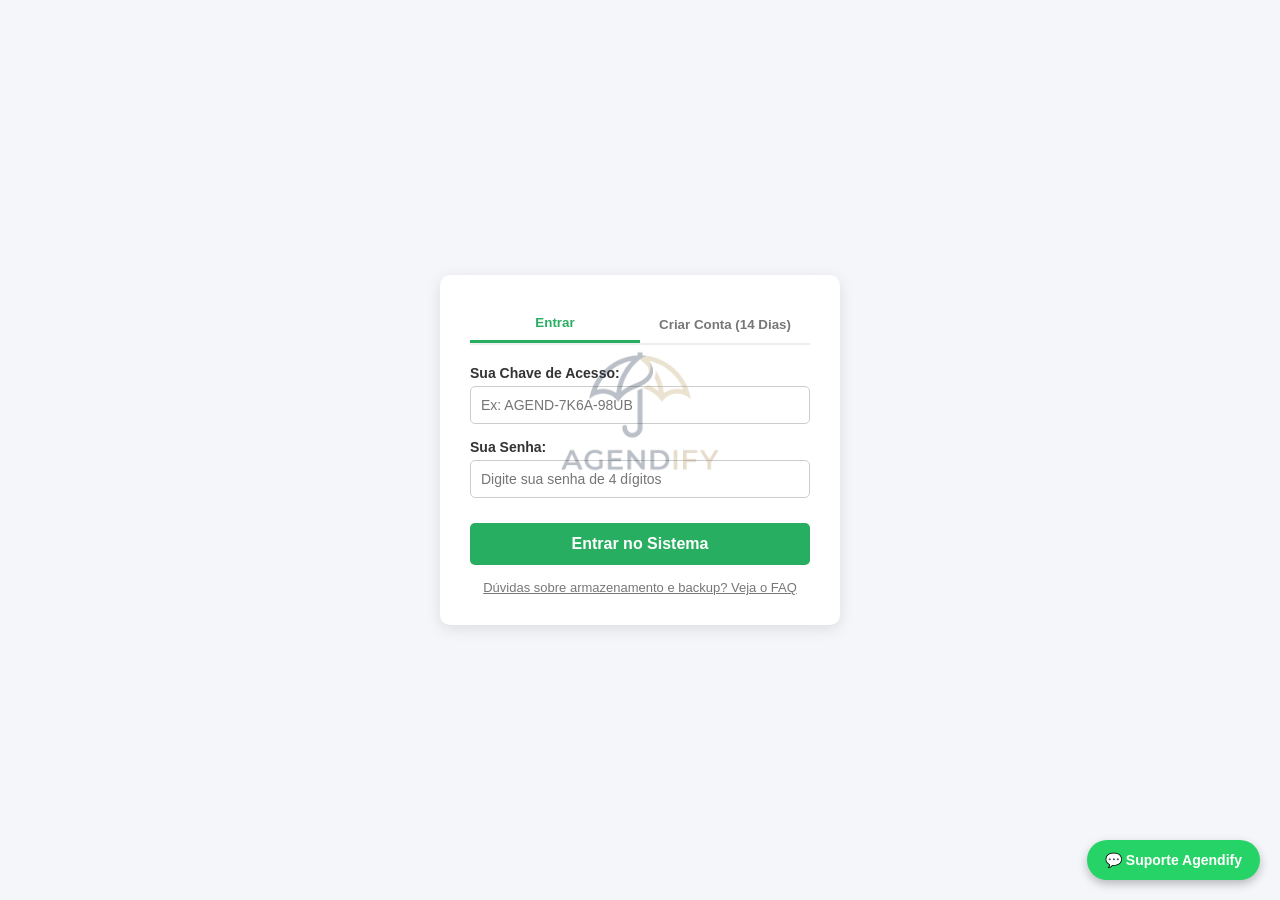
<file: index.html>
<!DOCTYPE html>
<html lang="pt-BR">
<head>
    <meta charset="UTF-8">
    <meta name="viewport" content="width=device-width, initial-scale=1.0">
    <title>Sistema de Agendamento</title>
    <link rel="stylesheet" href="estilo.css">
	
    <script>
        // SEGURANÇA: Mantido intacto conforme solicitado
        const sessao = JSON.parse(localStorage.getItem("sessao_ativa"));

        if (!sessao) {
            window.location.href = "login.html";
        }

        document.addEventListener("DOMContentLoaded", function() {
            if (sessao) {
                const caixaAviso = document.getElementById("avisoAssinatura");
                if (caixaAviso) {
                    caixaAviso.innerHTML = `🔴 <strong>${sessao.tipo}:</strong> Restam <strong>${sessao.diasRestantes} dia(s)</strong> de acesso.`;
                }
            }
        });
    </script>
</head>
<body>

    <header class="topo">
        <h1 id="nomeEmpresa" contenteditable="true">Clique aqui para o Nome da Empresa</h1>
        <small>Edite o nome acima (Salva automaticamente)</small>
        <div id="avisoAssinatura" style="color: #e74c3c; font-size: 13px; font-weight: bold; margin-top: 5px;"></div>
    </header>

    <div class="layout-principal">

        <!-- COLUNA ESQUERDA -->
        <main class="coluna-principal">

            <!-- NOVO AGENDAMENTO -->
            <section class="card">
                <div class="card-header-toggle" onclick="toggleSecao('secaoNovoAgendamento', 'iconNovoAgendamento')">
                    <h2>Novo Agendamento</h2>
                    <button type="button" class="btn-toggle" id="iconNovoAgendamento">▲</button>
                </div>

                <div id="secaoNovoAgendamento" class="conteudo-retratil aberto">
                    <form id="formAgendamento">
                        
                        <div class="campo">
                            <label for="nomeCliente">Nome do Cliente:</label>
                            <input type="text" id="nomeCliente" list="listaClientes" placeholder="Digite o nome..." required autocomplete="off">
                            <datalist id="listaClientes"></datalist>
                        </div>

                        <div class="linha-dupla">
                            <div class="campo">
                                <label for="tel1">Telefone Principal (Opcional):</label>
                                <input type="tel" id="tel1" placeholder="(62) 9... (ou deixe em branco)">
                            </div>
                            <div class="campo-check">
                                <label><input type="checkbox" id="whats1" checked> É WhatsApp?</label>
                            </div>
                        </div>

                        <!-- TIPO DE SERVIÇO (SISTEMA DINÂMICO) -->
                        <div class="campo-servicos-container">
                            <label><strong>Tipos de Serviços Contratados:</strong></label>
                            <div id="containerSelecaoServicos" class="lista-servicos-selecao">
                                <!-- Inserido dinamicamente via JS -->
                            </div>

                            <!-- CADASTRO RÁPIDO DE NOVO TIPO DE SERVIÇO -->
                            <div class="add-servico-box">
                                <input type="text" id="novoTipoServicoInput" placeholder="Criar novo tipo de serviço...">
                                <input type="number" id="novoTipoServicoValor" step="0.50" placeholder="Valor (R$)" style="width: 100px;">
                                <button type="button" class="btn-add-servico" onclick="cadastrarNovoTipoServico()">+ Adicionar Serviço</button>
                            </div>
                        </div>

                        <div class="linha-dupla">
                            <div class="campo">
                                <label for="dataAgendamento">Data do Agendamento:</label>
                                <input type="date" id="dataAgendamento" required>
                            </div>
                            <div class="campo">
                                <label for="horaAgendamento">Hora:</label>
                                <input type="time" id="horaAgendamento" required>
                            </div>
                        </div>

                        <button type="submit" class="btn-principal">+ Confirmar Agendamento</button>
                    </form>
                </div>
            </section>

            <!-- AGENDA DE ATENDIMENTOS (HOJE) -->
            <section class="card">
                <div class="card-header-toggle" onclick="toggleSecao('secaoAgendaHoje', 'iconAgendaHoje')">
                    <h2>Agenda de Atendimentos (Hoje)</h2>
                    <button type="button" class="btn-toggle" id="iconAgendaHoje">▲</button>
                </div>
                <div id="secaoAgendaHoje" class="conteudo-retratil aberto">
                    <div id="listaAgendamentosHoje" class="painel-scroll-medio"></div>
                </div>
            </section>

            <!-- PRÓXIMOS AGENDAMENTOS -->
            <section class="card">
                <div class="card-header-toggle" onclick="toggleSecao('secaoAgendaFutura', 'iconAgendaFutura')">
                    <h2>Próximos Agendamentos / Futuros (<span id="totalFuturosBadge">0</span>)</h2>
                    <button type="button" class="btn-toggle" id="iconAgendaFutura">▼</button>
                </div>
                <div id="secaoAgendaFutura" class="conteudo-retratil fechado">
                    <div id="listaAgendamentosFuturos" class="painel-scroll-medio"></div>
                </div>
            </section>

            <!-- GERENCIADOR DE TIPOS DE SERVIÇOS -->
            <section class="card">
                <div class="card-header-toggle" onclick="toggleSecao('secaoTiposServicos', 'iconTiposServicos')">
                    <h2>Tipos de Serviços Cadastrados (<span id="totalTiposServicosBadge">0</span>)</h2>
                    <button type="button" class="btn-toggle" id="iconTiposServicos">▼</button>
                </div>
                <div id="secaoTiposServicos" class="conteudo-retratil fechado">
                    <div id="listaTiposServicosCadastrados" class="painel-scroll-medio"></div>
                </div>
            </section>

            <!-- GERENCIADOR DE CLIENTES -->
            <section class="card">
                <div class="card-header-toggle" onclick="toggleSecao('secaoClientes', 'iconClientes')">
                    <h2>Clientes Cadastrados (<span id="totalClientesBadge">0</span>)</h2>
                    <button type="button" class="btn-toggle" id="iconClientes">▼</button>
                </div>
                <div id="secaoClientes" class="conteudo-retratil fechado">
                    <div id="listaClientesCadastrados" class="painel-scroll-medio"></div>
                </div>
            </section>

            <!-- CAIXA DO DIA -->
            <section class="card caixa">
                <h2>Resumo do Caixa (Hoje)</h2>
                <div class="indicadores">
                    <div class="caixinha">
                        <span>Atendidos Hoje:</span>
                        <strong id="totalAtendidos">0</strong>
                    </div>
                    <div class="caixinha verde">
                        <span>Total Ganho Hoje:</span>
                        <strong id="faturamentoDia">R$ 0,00</strong>
                    </div>
                </div>
            </section>

        </main>

        <!-- COLUNA DA DIREITA: HISTÓRICO E BACKUP -->
        <aside class="coluna-historico">
            <section class="card historico-card">
                <div class="card-header-toggle" onclick="toggleSecao('secaoHistoricoCompleto', 'iconHistoricoCompleto')">
                    <h2>Mapas de Atendimentos / Histórico</h2>
                    <button type="button" class="btn-toggle" id="iconHistoricoCompleto">▲</button>
                </div>
                
                <div id="secaoHistoricoCompleto" class="conteudo-retratil aberto">
                    <div class="filtros-historico">
                        <select id="filtroAno"></select>
                        <select id="filtroMes">
                            <option value="todos">Todos os Meses</option>
                            <option value="0">Janeiro</option>
                            <option value="1">Fevereiro</option>
                            <option value="2">Março</option>
                            <option value="3">Abril</option>
                            <option value="4">Maio</option>
                            <option value="5">Junho</option>
                            <option value="6">Julho</option>
                            <option value="7">Agosto</option>
                            <option value="8">Setembro</option>
                            <option value="9">Outubro</option>
                            <option value="10">Novembro</option>
                            <option value="11">Dezembro</option>
                        </select>
                    </div>

                    <div class="resumo-historico">
                        <div class="sub-caixa">
                            <span>Atendimentos:</span>
                            <strong id="historicoQtdAtendidos">0</strong>
                        </div>
                        <div class="sub-caixa verde">
                            <span>Total do Período:</span>
                            <strong id="historicoTotalGanho">R$ 0,00</strong>
                        </div>
                    </div>

                    <!-- DISTINÇÃO DE PAGAMENTO MANTIDA -->
                    <div class="detalhamento-pagamentos">
                        <div class="item-detalhe"><span>Pix:</span> <strong id="subtotalPix">R$ 0,00</strong></div>
                        <div class="item-detalhe"><span>Dinheiro:</span> <strong id="subtotalDinheiro">R$ 0,00</strong></div>
                        <div class="item-detalhe"><span>Crédito:</span> <strong id="subtotalCredito">R$ 0,00</strong></div>
                        <div class="item-detalhe"><span>Débito:</span> <strong id="subtotalDebito">R$ 0,00</strong></div>
                    </div>

                    <div id="painelHistorico" class="painel-scroll"></div>

                    <button class="btn-pdf" onclick="window.print()">📄 Imprimir / Salvar PDF do Relatório</button>

                    <!-- ÁREA DE BACKUP -->
                    <div class="painel-backup">
                        <h3>💾 Cópia de Segurança (Backup)</h3>
                        <div class="botoes-backup">
                            <button type="button" class="btn-backup-exportar" onclick="exportarBackup()">💾 Salvar Backup</button>
                            <button type="button" class="btn-backup-importar" onclick="document.getElementById('inputArquivoBackup').click()">📂 Carregar Backup</button>
                            <input type="file" id="inputArquivoBackup" accept=".txt,.json" style="display: none;" onchange="importarBackup(event)">
                        </div>
                        
                        <div style="margin-top: 15px; text-align: center;">
                            <a href="faq.html" target="_blank" style="color: #777; font-size: 12px; text-decoration: underline;">
                                ❓ Dúvidas sobre Backup e Armazenamento?
                            </a>
                        </div>
                    </div>
                </div>

            </section>
        </aside>

    </div>

    <!-- MODAL DE EDIÇÃO DA AGENDA -->
    <div id="modalEdicao" class="modal">
        <div class="modal-conteudo">
            <h3>Editar / Reagendar Atendimento</h3>
            <form id="formEdicao">
                <input type="hidden" id="editId">
                <div class="campo">
                    <label for="editCliente">Nome do Cliente:</label>
                    <input type="text" id="editCliente" required>
                </div>
                <div class="campo">
                    <label for="editTelefone">Telefone:</label>
                    <input type="tel" id="editTelefone" placeholder="Deixe em branco para NADA">
                </div>
                
                <div class="campo-servicos-container">
                    <label><strong>Serviços Contratados:</strong></label>
                    <div id="containerEditServicos" class="lista-servicos-selecao"></div>
                </div>

                <div class="linha-dupla">
                    <div class="campo">
                        <label for="editData">Nova Data:</label>
                        <input type="date" id="editData" required>
                    </div>
                    <div class="campo">
                        <label for="editHora">Nova Hora:</label>
                        <input type="time" id="editHora" required>
                    </div>
                </div>
                <div class="modal-botoes">
                    <button type="submit" class="btn-principal">Salvar Alterações</button>
                    <button type="button" class="btn-cancelar btn-acao" onclick="fecharModal()">Cancelar</button>
                </div>
            </form>
        </div>
    </div>

    <script src="script.js"></script>
	
    <!-- BOTÃO WHATSAPP -->
    <a href="https://wa.me/5562982413801?text=Olá,%20preciso%20de%20ajuda%20com%20o%20Agendify!" 
       target="_blank" 
       style="position: fixed; bottom: 20px; right: 20px; background-color: #25d366; color: white; padding: 12px 18px; border-radius: 50px; text-decoration: none; font-family: sans-serif; font-weight: bold; font-size: 14px; box-shadow: 0px 4px 10px rgba(0,0,0,0.25); z-index: 9999; display: flex; align-items: center; gap: 8px;">
       💬 Suporte Agendify
    </a>
	
</body>
</html>
</file>
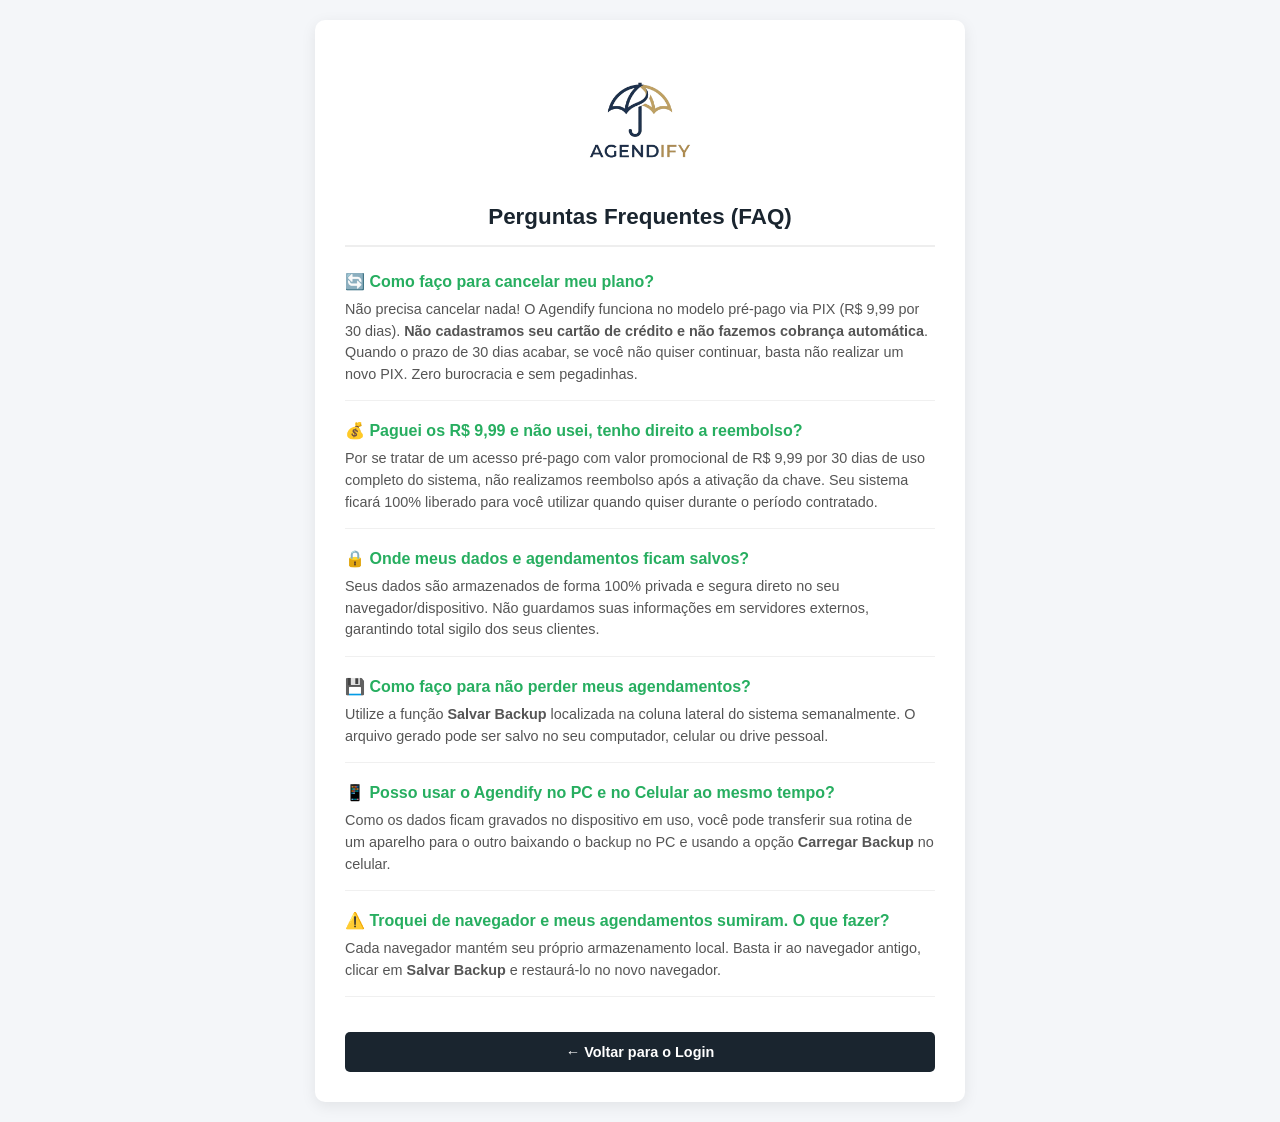
<file: faq.html>
<!DOCTYPE html>
<html lang="pt-BR">
<head>
    <meta charset="UTF-8">
    <meta name="viewport" content="width=device-width, initial-scale=1.0">
    <title>FAQ & Dúvidas - Agendify</title>
    <style>
        * { box-sizing: border-box; margin: 0; padding: 0; font-family: Arial, sans-serif; }
        body { background-color: #f4f6f9; color: #333; padding: 20px; min-height: 100vh; }
        .container { max-width: 650px; margin: 0 auto; background: white; padding: 30px; border-radius: 10px; box-shadow: 0 4px 15px rgba(0,0,0,0.08); }
        .header { text-align: center; margin-bottom: 25px; border-bottom: 2px solid #eee; padding-bottom: 15px; }
        .header img { max-width: 140px; margin-bottom: 10px; }
        .header h1 { font-size: 1.4rem; color: #1a252f; }
        
        .faq-item { margin-bottom: 20px; border-bottom: 1px solid #f0f0f0; padding-bottom: 15px; }
        .faq-item h3 { font-size: 1rem; color: #27ae60; margin-bottom: 8px; }
        .faq-item p { font-size: 0.9rem; color: #555; line-height: 1.5; }
        
        .btn-voltar { display: inline-block; width: 100%; text-align: center; background-color: #1a252f; color: white; padding: 12px; text-decoration: none; border-radius: 5px; font-weight: bold; font-size: 0.9rem; margin-top: 15px; }
        .btn-voltar:hover { background-color: #2c3e50; }
    </style>
</head>
<body>

    <div class="container">
        <div class="header">
            <img src="logo.png" alt="Agendify">
            <h1>Perguntas Frequentes (FAQ)</h1>
        </div>

        <!-- NOVAS PERGUNTAS SOBRE PAGAMENTO E CANCELAMENTO -->
        <div class="faq-item">
            <h3>🔄 Como faço para cancelar meu plano?</h3>
            <p>Não precisa cancelar nada! O Agendify funciona no modelo pré-pago via PIX (R$ 9,99 por 30 dias). <strong>Não cadastramos seu cartão de crédito e não fazemos cobrança automática</strong>. Quando o prazo de 30 dias acabar, se você não quiser continuar, basta não realizar um novo PIX. Zero burocracia e sem pegadinhas.</p>
        </div>

        <div class="faq-item">
            <h3>💰 Paguei os R$ 9,99 e não usei, tenho direito a reembolso?</h3>
            <p>Por se tratar de um acesso pré-pago com valor promocional de R$ 9,99 por 30 dias de uso completo do sistema, não realizamos reembolso após a ativação da chave. Seu sistema ficará 100% liberado para você utilizar quando quiser durante o período contratado.</p>
        </div>

        <!-- PERGUNTAS DE ARMAZENAMENTO QUE VOCÊ JÁ TINHA -->
        <div class="faq-item">
            <h3>🔒 Onde meus dados e agendamentos ficam salvos?</h3>
            <p>Seus dados são armazenados de forma 100% privada e segura direto no seu navegador/dispositivo. Não guardamos suas informações em servidores externos, garantindo total sigilo dos seus clientes.</p>
        </div>

        <div class="faq-item">
            <h3>💾 Como faço para não perder meus agendamentos?</h3>
            <p>Utilize a função <strong>Salvar Backup</strong> localizada na coluna lateral do sistema semanalmente. O arquivo gerado pode ser salvo no seu computador, celular ou drive pessoal.</p>
        </div>

        <div class="faq-item">
            <h3>📱 Posso usar o Agendify no PC e no Celular ao mesmo tempo?</h3>
            <p>Como os dados ficam gravados no dispositivo em uso, você pode transferir sua rotina de um aparelho para o outro baixando o backup no PC e usando a opção <strong>Carregar Backup</strong> no celular.</p>
        </div>

        <div class="faq-item">
            <h3>⚠️ Troquei de navegador e meus agendamentos sumiram. O que fazer?</h3>
            <p>Cada navegador mantém seu próprio armazenamento local. Basta ir ao navegador antigo, clicar em <strong>Salvar Backup</strong> e restaurá-lo no novo navegador.</p>
        </div>

        <a href="login.html" class="btn-voltar">← Voltar para o Login</a>
    </div>

</body>
</html>
</file>
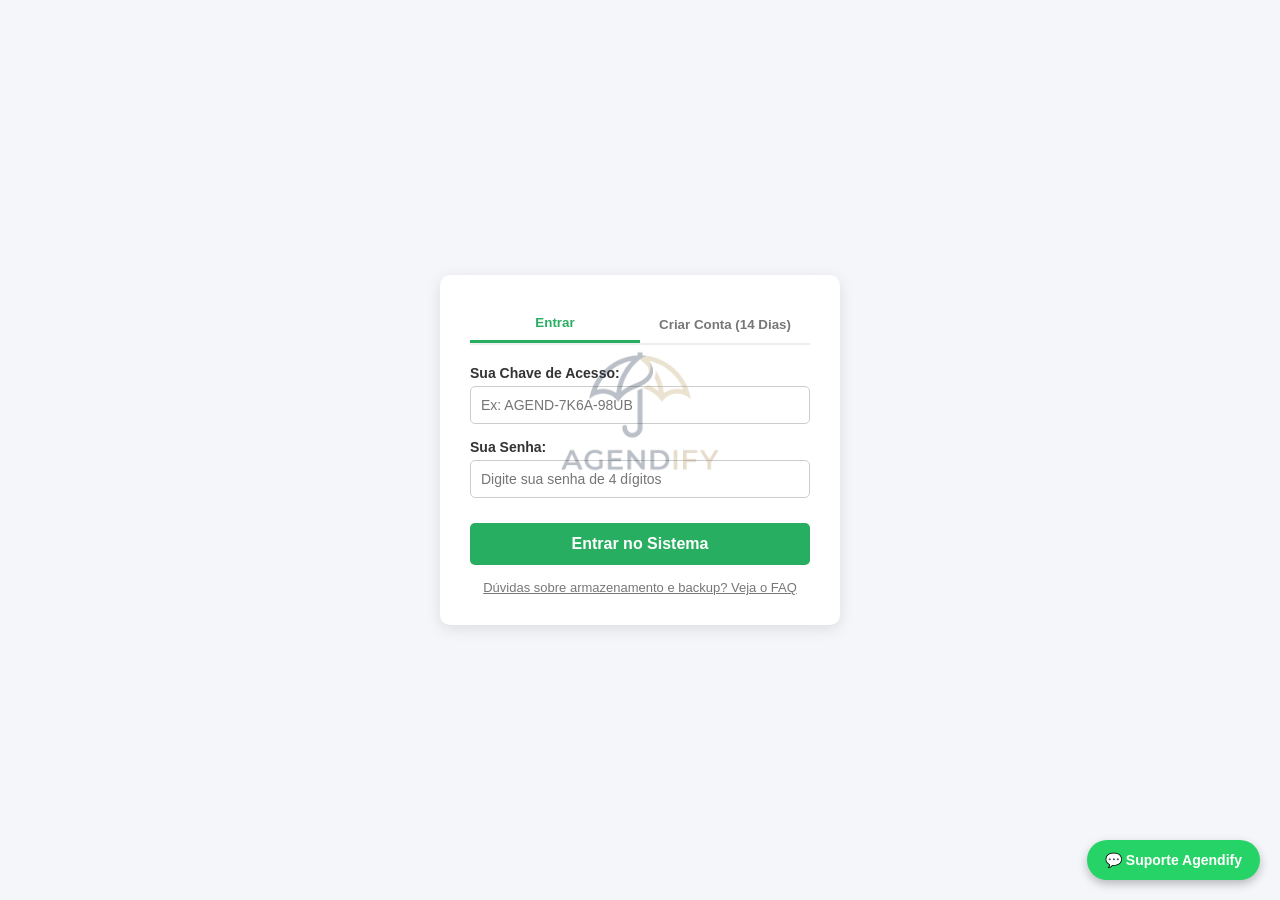
<file: login.html>
<!DOCTYPE html>
<html lang="pt-BR">
<head>
    <meta charset="UTF-8">
    <meta name="viewport" content="width=device-width, initial-scale=1.0">
    <title>Acesso ao Sistema</title>
    <style>
        * { box-sizing: border-box; margin: 0; padding: 0; font-family: sans-serif; }
        body { background-color: #f4f6f9; display: flex; justify-content: center; align-items: center; min-height: 100vh; padding: 20px; }
        .card-login { 
    background: #fff; 
    width: 100%; 
    max-width: 400px; 
    padding: 30px; 
    border-radius: 10px; 
    box-shadow: 0 4px 15px rgba(0,0,0,0.1); 
    position: relative; /* Garante o alinhamento da marca d'água */
    overflow: hidden;   /* Evita que o logo saia das bordas arredondadas */
}

/* MARCA D'ÁGUA DO LOGO NO FUNDO DO LOGIN */
.card-login::before {
    content: "";
    position: absolute;
    top: 0; left: 0; right: 0; bottom: 0;
    background-image: url('logo.png');
    background-repeat: no-repeat;
    background-position: center 20%;
    background-size: 220px auto; /* Tamanho proporcional da marca d'água */
    opacity: 0.30;               /* Transparência suave para não atrapalhar a leitura */
    pointer-events: none;        /* Permite clicar nos campos normalmente */
}
		
		
		
        /* Abas */
        .abas { display: flex; border-bottom: 2px solid #eee; margin-bottom: 20px; }
        .aba-btn { flex: 1; padding: 10px; background: none; border: none; font-weight: bold; color: #777; cursor: pointer; }
        .aba-btn.ativa { color: #27ae60; border-bottom: 3px solid #27ae60; }
        
        .formulario { display: none; }
        .formulario.ativo { display: block; }
        
        .campo { margin-bottom: 15px; }
        .campo label { display: block; margin-bottom: 5px; font-size: 14px; color: #333; font-weight: bold; }
        .campo input { width: 100%; padding: 10px; border: 1px solid #ccc; border-radius: 5px; font-size: 14px; }
        
        .btn-principal { width: 100%; padding: 12px; background-color: #27ae60; color: white; border: none; border-radius: 5px; font-size: 16px; font-weight: bold; cursor: pointer; margin-top: 10px; }
        .btn-principal:hover { background-color: #219150; }
        
        /* Caixas de Resultado e Alerta */
        .caixa-resultado { display: none; margin-top: 20px; padding: 15px; background: #e8f8f5; border: 1px solid #27ae60; border-radius: 5px; text-align: center; }
        .caixa-resultado h3 { color: #27ae60; margin-bottom: 10px; font-size: 16px; }
        .codigo-gerado { font-size: 18px; font-weight: bold; color: #2c3e50; background: #fff; padding: 8px; border-radius: 5px; margin: 5px 0; border: 1px dashed #27ae60; word-break: break-all; }
        .alerta-erro { color: #c0392b; font-size: 13px; margin-top: 10px; text-align: center; display: none; }
    </style>
</head>
<body>

    <div class="card-login">
        <div class="abas">
            <button class="aba-btn ativa" onclick="mudarAba('entrar')">Entrar</button>
            <button class="aba-btn" onclick="mudarAba('cadastrar')">Criar Conta (14 Dias)</button>
			
					<!-- ÁREA DE PAGAMENTO LIMPA COM LINK OFICIAL -->
        </div>

        <!-- FORMULÁRIO 1: ENTRAR -->
        <div id="formEntrar" class="formulario ativo">
            <div class="campo">
                <label>Sua Chave de Acesso:</label>
                <input type="text" id="loginChave" placeholder="Ex: AGEND-7K6A-98UB" autocomplete="off">
            </div>
            <div class="campo">
                <label>Sua Senha:</label>
                <input type="password" id="loginSenha" placeholder="Digite sua senha de 4 dígitos">
            </div>
            <button type="button" class="btn-principal" onclick="autenticarUsuario()">Entrar no Sistema</button>
            <div id="erroLogin" class="alerta-erro"></div>
        </div>

        <!-- FORMULÁRIO 2: CADASTRAR -->
        <div id="formCadastrar" class="formulario">
            <div class="campo">
                <label>Nome:</label>
                <input type="text" id="cadNome" placeholder="Seu nome" required autocomplete="off">
            </div>
            <div class="campo">
                <label>Sobrenome:</label>
                <input type="text" id="cadSobrenome" placeholder="Seu sobrenome" required autocomplete="off">
            </div>
            <div class="campo">
                <label>Telefone / WhatsApp:</label>
                <input type="tel" id="cadTelefone" placeholder="(00) 00000-0000" required autocomplete="off">
            </div>
            <button type="button" class="btn-principal" onclick="gerarNovaChave()">Gerar Chave e Ativar no WhatsApp</button>
            <div id="erroCad" class="alerta-erro"></div>

            <!-- EXIBIÇÃO DA CHAVE GERADA -->
            <div id="resultadoChave" class="caixa-resultado">
                <h3>Chave Gerada com Sucesso!</h3>
                <p style="font-size: 12px; color: #555;">Guarde estes dados para fazer login:</p>
                <div class="codigo-gerado">Chave: <span id="resChave"></span></div>
                <div class="codigo-gerado">Senha: <span id="resSenha"></span></div>
                <p style="font-size: 11px; color: #777; margin-top: 8px;">Enviamos uma cópia para validação no seu WhatsApp.</p>
            </div>
			
			<div style="text-align: center; padding: 20px; background: #fafafa; border-radius: 8px; border: 1px solid #eee; margin-top: 15px;">
    
    <p style="font-size: 14px; color: #333; margin-bottom: 5px;"><strong>Acesso Mensal Pré-Pago</strong></p>
    <p style="font-size: 20px; color: #27ae60; font-weight: bold; margin-bottom: 10px;">R$ 9,99 <span style="font-size: 12px; color: #777;">por 30 dias</span></p>

    <!-- SELOS DE TRANQUILIDADE -->
    <div style="font-size: 11px; color: #555; margin-bottom: 15px; line-height: 1.4;">
        ✅ <strong>Sem cartão de crédito</strong> | ✅ <strong>Zero cobrança automática</strong><br>
        🛡️ Pagamento único via PIX. Acabou os 30 dias, renove só se quiser.
    </div>

    <!-- BOTÃO DIRETO PARA O NUBANK -->
    <a href="https://nubank.com.br/cobrar/1g21c/6a83b5c5-1527-4252-a251-85e107d374f0" target="_blank" 
       style="display: block; width: 100%; padding: 12px; background-color: #820ad1; color: white; text-decoration: none; border-radius: 6px; font-weight: bold; font-size: 14px; box-shadow: 0 3px 6px rgba(0,0,0,0.1);">
       💜 Pagar via Pix (Página Segura Nubank)
    </a>

    <p style="font-size: 11px; color: #777; margin-top: 10px;">
        Ao clicar, você será direcionado para a página oficial de cobrança do Nubank.
    </p>
</div>
			
        </div>
		
		<p style="text-align: center; margin-top: 15px; font-size: 13px;">
    <a href="faq.html" style="color: #777; text-decoration: underline;">Dúvidas sobre armazenamento e backup? Veja o FAQ</a>
</p>
		
		
    </div>

    <!-- CARREGA O ARQUIVO DE CHAVES DA MESMA PASTA -->
    <script src="chaves.js"></script>

    <script>
        const SEU_WHATSAPP = "5562982413801";

        function mudarAba(aba) {
            document.querySelectorAll('.aba-btn').forEach(btn => btn.classList.remove('ativa'));
            document.querySelectorAll('.formulario').forEach(form => form.classList.remove('ativo'));

            if (aba === 'entrar') {
                document.querySelectorAll('.aba-btn')[0].classList.add('ativa');
                document.getElementById('formEntrar').classList.add('ativo');
            } else {
                document.querySelectorAll('.aba-btn')[1].classList.add('ativa');
                document.getElementById('formCadastrar').classList.add('ativo');
            }
        }

        // Calcula uma chave única combinando Telefone + Nome
        function criarChavePorTelefone(nome, telefone) {
            const textoBase = (telefone + nome).replace(/\D/g, '').toLowerCase();
            let hash1 = 0;
            let hash2 = 0;

            for (let i = 0; i < textoBase.length; i++) {
                const char = textoBase.charCodeAt(i);
                hash1 = (hash1 << 5) - hash1 + char;
                hash1 |= 0;
                hash2 = (hash2 << 3) + hash2 ^ char;
                hash2 |= 0;
            }

            const p1 = Math.abs(hash1).toString(36).substring(0, 4).toUpperCase().padEnd(4, 'X');
            const p2 = Math.abs(hash2).toString(36).substring(0, 4).toUpperCase().padEnd(4, 'Y');

            return `AGEND-${p1}-${p2}`;
        }

        function gerarNovaChave() {
            const nome = document.getElementById('cadNome').value.trim();
            const sobrenome = document.getElementById('cadSobrenome').value.trim();
            const telefone = document.getElementById('cadTelefone').value.trim();
            const erroCad = document.getElementById('erroCad');

            erroCad.style.display = 'none';

            if (!nome || !telefone) {
                erroCad.innerText = "Por favor, preencha o Nome e o Telefone.";
                erroCad.style.display = 'block';
                return;
            }

            // Gerador automático e exclusivo por telefone
            const chaveGerada = criarChavePorTelefone(nome, telefone);
            const senhaGerada = Math.floor(1000 + Math.random() * 9000).toString();

            // Preenche na tela
            document.getElementById('resChave').innerText = chaveGerada;
            document.getElementById('resSenha').innerText = senhaGerada;
            document.getElementById('resultadoChave').style.display = 'block';

            // Prepara a mensagem para o seu WhatsApp
            const texto = `Olá! Me cadastrei no sistema.%0A%0A*Nome:* ${nome} ${sobrenome}%0A*Telefone:* ${telefone}%0A*Chave:* ${chaveGerada}%0A*Senha:* ${senhaGerada}%0A%0AAguardo a ativação!`;
            window.open(`https://api.whatsapp.com/send?phone=${SEU_WHATSAPP}&text=${texto}`, '_blank');
        }

        function autenticarUsuario() {
            const chave = document.getElementById('loginChave').value.trim();
            const senha = document.getElementById('loginSenha').value.trim();
            const erroLogin = document.getElementById('erroLogin');

            erroLogin.style.display = 'none';

            if (typeof BANCO_DE_CHAVES === 'undefined' || !BANCO_DE_CHAVES[chave]) {
                erroLogin.innerText = "Chave inválida ou não encontrada.";
                erroLogin.style.display = 'block';
                return;
            }

            const dados = BANCO_DE_CHAVES[chave];

            if (dados.senha !== senha) {
                erroLogin.innerText = "Senha incorreta.";
                erroLogin.style.display = 'block';
                return;
            }

            const hoje = new Date();
            const pData = dados.dataCriacao.split("-");
            const dataCriacao = new Date(pData[0], pData[1] - 1, pData[2]);
            
            const diasPassados = Math.floor((hoje - dataCriacao) / (1000 * 60 * 60 * 24));
            const diasRestantes = dados.diasValidade - diasPassados;

            if (diasRestantes <= 0) {
                erroLogin.innerText = "Sua chave expirou! Faça a assinatura para renovar.";
                erroLogin.style.display = 'block';
                return;
            }

            localStorage.setItem("sessao_ativa", JSON.stringify({
                chave: chave,
                diasRestantes: diasRestantes,
                tipo: dados.diasValidade <= 14 ? "Teste Grátis" : "Assinante"
            }));

            window.location.href = "index.html";
        }
    </script>
	
	
	<!-- BOTÃO FLUTUANTE DO WHATSAPP -->
<a href="https://wa.me/5562982413801?text=Olá,%20preciso%20de%20ajuda%20com%20o%20Agendify!" 
   target="_blank" 
   style="position: fixed; bottom: 20px; right: 20px; background-color: #25d366; color: white; padding: 12px 18px; border-radius: 50px; text-decoration: none; font-family: sans-serif; font-weight: bold; font-size: 14px; box-shadow: 0px 4px 10px rgba(0,0,0,0.25); z-index: 9999; display: flex; align-items: center; gap: 8px;">
   💬 Suporte Agendify
</a>
</body>
</html>
</file>
<file: estilo.css>
* {
    box-sizing: border-box;
    margin: 0;
    padding: 0;
    font-family: Arial, sans-serif;
}

body {
    background-color: #f4f6f8;
    color: #333;
    padding-bottom: 30px;
}

.topo {
    background-color: #1a252f;
    color: white;
    text-align: center;
    padding: 15px;
    margin-bottom: 20px;
}

.topo h1 {
    font-size: 1.4rem;
    outline: none;
    border-bottom: 1px dashed #7f8c8d;
    display: inline-block;
    padding: 2px 8px;
    border-radius: 4px;
}

.topo small {
    font-size: 0.75rem;
    color: #bdc3c7;
    display: block;
    margin-top: 5px;
}

/* LAYOUT PRINCIPAL */
.layout-principal {
    display: flex;
    max-width: 1100px;
    margin: 0 auto;
    gap: 20px;
    padding: 0 15px;
}

.coluna-principal {
    flex: 1;
    min-width: 320px;
}

.coluna-historico {
    width: 380px;
}

.card {
    background: white;
    padding: 15px;
    border-radius: 8px;
    box-shadow: 0 2px 5px rgba(0,0,0,0.1);
    margin-bottom: 15px;
}

.card h2 {
    font-size: 1.1rem;
    color: #2c3e50;
}

.card-header-flex {
    display: flex;
    justify-content: space-between;
    align-items: center;
    flex-wrap: wrap;
    gap: 10px;
    margin-bottom: 10px;
}

/* SANFONA RETRÁTIL */
.card-header-toggle {
    display: flex;
    justify-content: space-between;
    align-items: center;
    cursor: pointer;
    border-bottom: 2px solid #ecf0f1;
    padding-bottom: 8px;
    user-select: none;
}

.btn-toggle {
    background: transparent;
    border: none;
    font-size: 1rem;
    color: #2c3e50;
    cursor: pointer;
}

.conteudo-retratil.fechado {
    display: none;
}

.conteudo-retratil.aberto {
    display: block;
    margin-top: 12px;
}

.painel-scroll-medio {
    max-height: 280px;
    overflow-y: auto;
    padding-right: 5px;
}

.painel-scroll {
    max-height: 420px;
    overflow-y: auto;
    padding-right: 5px;
}

.campo {
    margin-bottom: 10px;
    display: flex;
    flex-direction: column;
}

.campo label {
    font-size: 0.85rem;
    margin-bottom: 3px;
    font-weight: bold;
}

.campo input, .campo select {
    padding: 10px;
    border: 1px solid #ccc;
    border-radius: 5px;
    font-size: 1rem;
}

.linha-dupla {
    display: flex;
    gap: 10px;
    align-items: center;
}

.linha-dupla .campo {
    flex: 1;
}

.campo-check {
    font-size: 0.85rem;
    margin-top: 10px;
}

.btn-principal {
    width: 100%;
    background-color: #27ae60;
    color: white;
    border: none;
    padding: 12px;
    font-size: 1rem;
    font-weight: bold;
    border-radius: 5px;
    cursor: pointer;
    margin-top: 10px;
}

/* GERENCIADOR DE SERVIÇOS */
.campo-servicos-container {
    background: #f8fafc;
    border: 1px solid #e2e8f0;
    padding: 10px;
    border-radius: 6px;
    margin-bottom: 12px;
}

.lista-servicos-selecao {
    display: flex;
    flex-direction: column;
    gap: 8px;
    margin-top: 8px;
}

.item-servico-checkbox {
    background: #ffffff;
    border: 1px solid #cbd5e1;
    padding: 8px;
    border-radius: 5px;
}

.item-servico-header {
    display: flex;
    align-items: center;
    gap: 8px;
    font-weight: bold;
    font-size: 0.9rem;
}

.datas-servico-box {
    display: flex;
    gap: 6px;
    margin-top: 6px;
    padding-left: 22px;
    flex-wrap: wrap;
}

.datas-servico-box div {
    flex: 1;
    min-width: 90px;
}

.datas-servico-box label {
    font-size: 0.72rem;
    color: #64748b;
    display: block;
}

.datas-servico-box input {
    padding: 5px !important;
    font-size: 0.8rem !important;
    width: 100%;
}

.add-servico-box {
    display: flex;
    gap: 6px;
    margin-top: 10px;
    flex-wrap: wrap;
}

.add-servico-box input {
    flex: 1;
    padding: 8px;
    font-size: 0.85rem;
    border: 1px solid #ccc;
    border-radius: 4px;
    min-width: 120px;
}

.btn-add-servico {
    background: #3498db;
    color: white;
    border: none;
    padding: 8px 12px;
    border-radius: 4px;
    font-size: 0.8rem;
    font-weight: bold;
    cursor: pointer;
}

.item-servico-cadastrado {
    display: flex;
    justify-content: space-between;
    align-items: center;
    padding: 8px;
    border-bottom: 1px solid #eee;
}

.btn-editar-servico {
    background: #f39c12;
    color: white;
    border: none;
    padding: 4px 8px;
    border-radius: 3px;
    cursor: pointer;
    font-size: 0.75rem;
    margin-right: 4px;
}

/* CARDS DE AGENDAMENTO */
.grupo-data-titulo {
    background: #e2e8f0;
    color: #334155;
    padding: 6px 10px;
    font-size: 0.85rem;
    font-weight: bold;
    border-radius: 4px;
    margin: 12px 0 6px 0;
}

.item-agenda {
    position: relative;
    border-left: 5px solid #3498db;
    background: #f8f9fa;
    padding: 12px;
    margin-bottom: 10px;
    border-radius: 4px;
}

.item-agenda.alerta-proximo {
    border-left-color: #8b5cf6 !important;
    background-color: #f3e8ff !important;
    border: 1px solid #c084fc;
}

.tag-urgente {
    display: inline-block;
    background: #8b5cf6;
    color: white;
    font-size: 0.7rem;
    font-weight: bold;
    padding: 2px 6px;
    border-radius: 10px;
    margin-bottom: 5px;
}

.item-agenda-topo {
    display: flex;
    justify-content: space-between;
    align-items: flex-start;
    margin-bottom: 6px;
}

.select-pagamento-card {
    padding: 4px 6px;
    font-size: 0.78rem;
    border-radius: 4px;
    border: 1px solid #bdc3c7;
    background: #ffffff;
    cursor: pointer;
}

.item-agenda.concluido {
    border-left-color: #2ecc71 !important;
    background: #edfbf3 !important;
    border: 1px solid #a7f3d0;
}

.item-agenda.conflito {
    border-left-color: #e74c3c !important;
    background: #fadbd8 !important;
    border: 1px solid #e74c3c;
}

.alerta-conflito {
    color: #c0392b;
    font-weight: bold;
    font-size: 0.85rem;
    margin-top: 5px;
}

.detalhe-servicos-card {
    background: #ffffff;
    border: 1px solid #e2e8f0;
    border-radius: 4px;
    padding: 6px;
    margin: 6px 0;
    font-size: 0.82rem;
}

.acoes-card {
    display: flex;
    gap: 5px;
    margin-top: 8px;
    flex-wrap: wrap;
}

.btn-acao {
    border: none;
    padding: 6px 10px;
    border-radius: 3px;
    font-size: 0.8rem;
    cursor: pointer;
}

.btn-zap { background: #25d366; color: white; text-decoration: none; display: inline-block; }
.btn-editar { background: #f39c12; color: white; }
.btn-concluir { background: #2ecc71; color: white; }
.btn-cancelar { background: #e74c3c; color: white; }

/* CLIENTES */
.item-cliente-salvo {
    display: flex;
    justify-content: space-between;
    align-items: center;
    padding: 8px 0;
    border-bottom: 1px solid #eee;
    font-size: 0.9rem;
}

.btn-apagar-cliente {
    background: #e74c3c;
    color: white;
    border: none;
    padding: 4px 8px;
    border-radius: 3px;
    cursor: pointer;
}

/* HISTÓRICO E BACKUP */
.filtros-historico {
    display: flex;
    gap: 10px;
    margin: 10px 0;
}

.filtros-historico select {
    flex: 1;
    padding: 8px;
    border-radius: 5px;
    border: 1px solid #ccc;
}

.resumo-historico {
    display: flex;
    gap: 8px;
    margin-bottom: 8px;
}

.sub-caixa {
    flex: 1;
    background: #edf2f7;
    padding: 8px;
    border-radius: 5px;
    text-align: center;
    font-size: 0.8rem;
}

.sub-caixa.verde {
    background: #d4edda;
    color: #155724;
}

.sub-caixa strong {
    display: block;
    font-size: 0.95rem;
    margin-top: 3px;
}

.detalhamento-pagamentos {
    display: grid;
    grid-template-columns: 1fr 1fr;
    gap: 6px;
    background: #f1f5f9;
    padding: 8px;
    border-radius: 5px;
    margin-bottom: 10px;
    font-size: 0.8rem;
    border: 1px solid #e2e8f0;
}

.item-detalhe span { color: #64748b; }
.item-detalhe strong { color: #0f172a; }

.item-historico {
    background: #f8f9fa;
    border-bottom: 1px solid #e2e8f0;
    padding: 8px;
    margin-bottom: 6px;
    font-size: 0.85rem;
    border-radius: 4px;
}

.btn-pdf {
    width: 100%;
    background-color: #34495e;
    color: white;
    border: none;
    padding: 10px;
    font-size: 0.85rem;
    font-weight: bold;
    border-radius: 5px;
    cursor: pointer;
    margin-top: 10px;
}

.painel-backup {
    margin-top: 15px;
    padding-top: 12px;
    border-top: 1px dashed #cbd5e1;
}

.painel-backup h3 {
    font-size: 0.85rem;
    color: #475569;
    margin-bottom: 8px;
}

.botoes-backup {
    display: flex;
    gap: 8px;
}

.btn-backup-exportar, .btn-backup-importar {
    flex: 1;
    padding: 8px;
    font-size: 0.78rem;
    font-weight: bold;
    border: none;
    border-radius: 4px;
    cursor: pointer;
}

.btn-backup-exportar { background-color: #2980b9; color: white; }
.btn-backup-importar { background-color: #7f8c8d; color: white; }

.indicadores {
    display: flex;
    gap: 10px;
    margin-top: 10px;
}

.caixinha {
    flex: 1;
    background: #ecf0f1;
    padding: 10px;
    border-radius: 5px;
    text-align: center;
}

.caixinha.verde {
    background: #d4edda;
    color: #155724;
}

.caixinha strong {
    display: block;
    font-size: 1.2rem;
    margin-top: 5px;
}

/* MODAL AJUSTADO PARA CELULARES */
.modal {
    display: none;
    position: fixed;
    top: 0; left: 0; width: 100%; height: 100%;
    background: rgba(0, 0, 0, 0.5);
    justify-content: center;
    align-items: center;
    z-index: 1000;
}

.modal.aberto { display: flex; }

.modal-conteudo {
    background: white;
    padding: 20px;
    border-radius: 8px;
    width: 90%;
    max-width: 480px;
    max-height: 85vh;
    overflow-y: auto;
    display: flex;
    flex-direction: column;
}

.modal-conteudo h3 {
    margin-bottom: 15px;
    color: #2c3e50;
}

.modal-botoes {
    display: flex;
    gap: 10px;
    margin-top: 15px;
    position: sticky;
    bottom: 0;
    background: white;
    padding-top: 10px;
}

.modal-botoes button { flex: 1; }

@media print {
    body * { visibility: hidden; }
    .coluna-historico, .coluna-historico * { visibility: visible; }
    .coluna-historico {
        position: absolute;
        left: 0; top: 0; width: 100%;
    }
    .painel-scroll { max-height: none !important; overflow: visible !important; }
    .btn-pdf, .filtros-historico, .painel-backup { display: none !important; }
}

@media (max-width: 768px) {
    .layout-principal { flex-direction: column; }
    .coluna-historico { width: 100%; }
}

@media (max-width: 600px) {
    .campo { width: 100% !important; margin-bottom: 12px; }
    .campo input, .campo select { width: 100% !important; box-sizing: border-box !important; }
    .linha-dupla { display: flex !important; flex-direction: column !important; width: 100% !important; gap: 10px; }
    .datas-servico-box { flex-direction: column; gap: 4px; }
}
</file>
